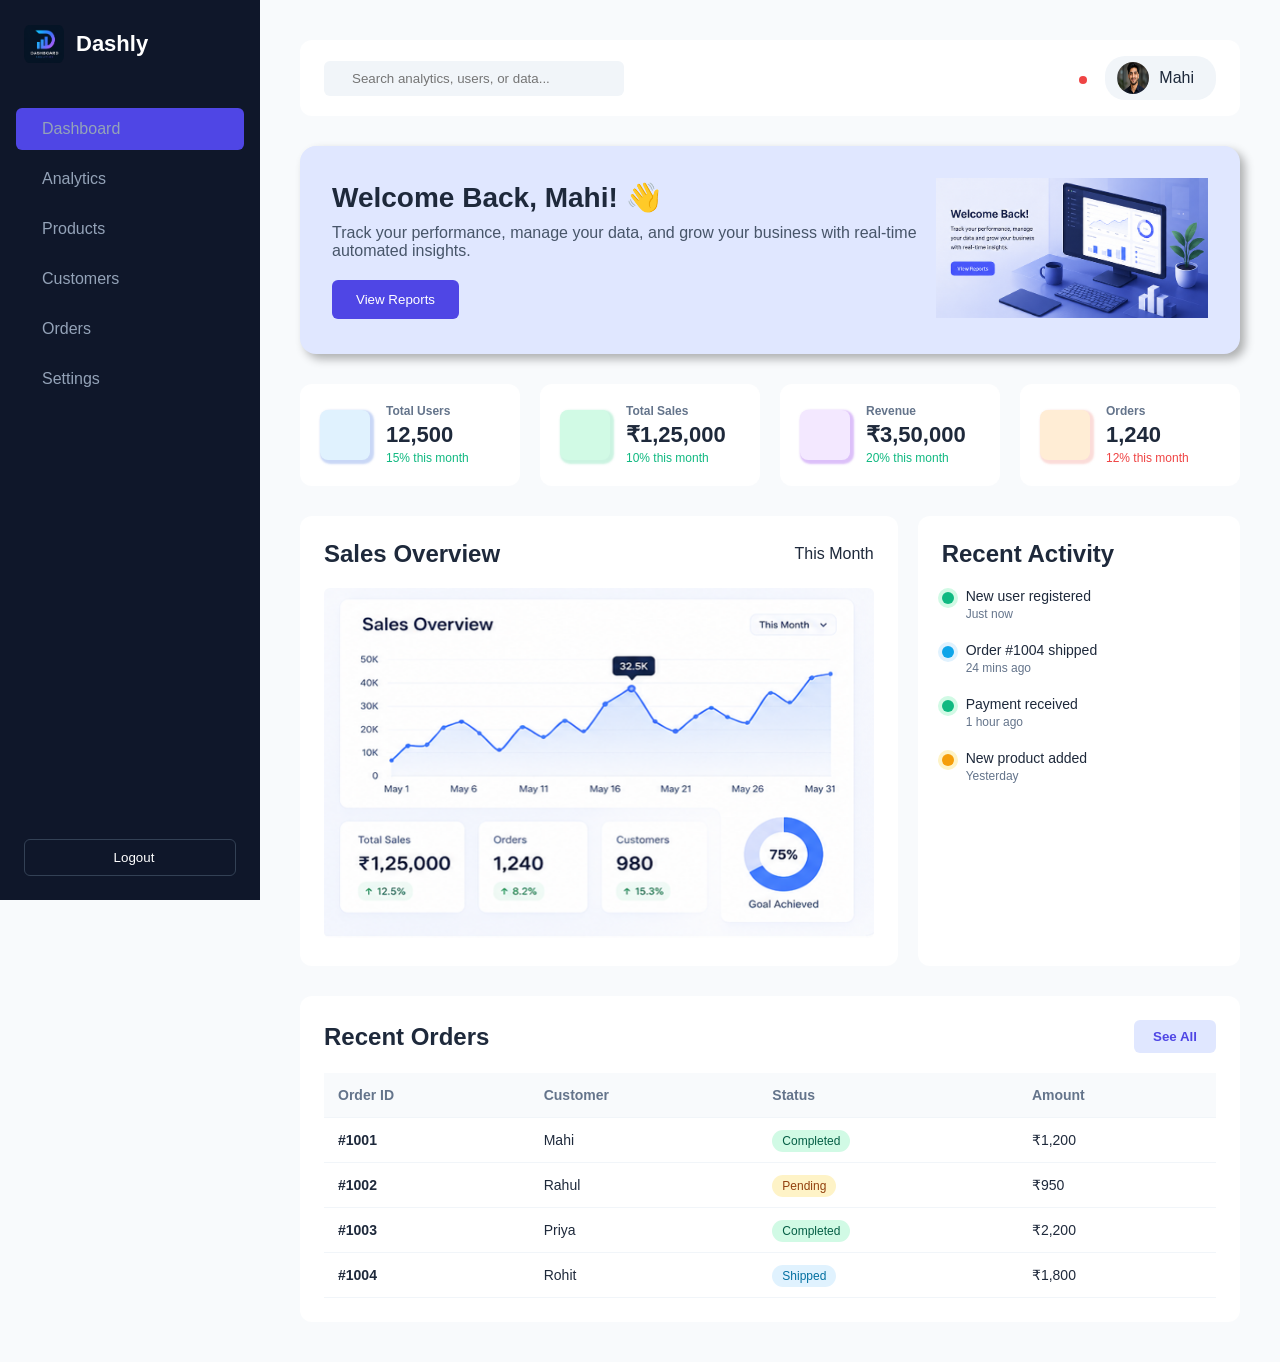
<file: dashboard/index.html>
<!DOCTYPE html>
<html lang="en">
<head>
    <meta charset="UTF-8">
    <meta name="viewport" content="width=device-width, initial-scale=1.0">
    <title>Advanced Admin Dashboard</title>
    <link rel="stylesheet" href="css/style.css">
    <link rel="stylesheet" href="https://cloudflare.com">
</head>
<body>

    <!-- Sidebar -->
    <aside class="sidebar">
        <div class="sidebar-brand">
            <div class="brand-logo">
                <img src="images/logo.png">
                <i class="fas fa-chart-pie"></i>
            </div>
            <h2>Dashly</h2>
        </div>
        
        <nav class="sidebar-menu">
            <ul>
                <li class="active"><a href="#"><i class="fas fa-chart-line"></i> <span>Dashboard</span></a></li>
                <li><a href="#"><i class="fas fa-chart-bar"></i> <span>Analytics</span></a></li>
                <li><a href="#"><i class="fas fa-box"></i> <span>Products</span></a></li>
                <li><a href="#"><i class="fas fa-users"></i> <span>Customers</span></a></li>
                <li><a href="#"><i class="fas fa-shopping-cart"></i> <span>Orders</span></a></li>
                <li><a href="#"><i class="fas fa-cog"></i> <span>Settings</span></a></li>
            </ul>
        </nav>

        <div class="sidebar-footer">
            <button class="btn-logout"><i class="fas fa-sign-out-alt"></i> <span>Logout</span></button>
        </div>
    </aside>

    <!-- Main Workspace -->
    <main class="main-content">
        
        <!-- Glassmorphic Header / Navbar -->
        <header class="navbar">
            <div class="search-bar">
                <i class="fas fa-search"></i>
                <input type="text" placeholder="Search analytics, users, or data...">
            </div>
            <div class="user-actions">
                <div class="notification-badge">
                    <i class="fas fa-bell"></i>
                    <span class="dot"></span>
                </div>
                <div class="profile-pill">
                    <img src="images\profile.png" alt="Mahi">
                    <span class="user-name">Mahi</span>
                    <i class="fas fa-chevron-down"></i>
                </div>
            </div>
        </header>

        <!-- Welcome Banner Grid Section -->
        <section class="hero-banner">
            <div class="banner-text">
                <h1>Welcome Back, Mahi! <span class="wave">👋</span></h1>
                <p>Track your performance, manage your data, and grow your business with real-time automated insights.</p>
                <button class="btn-primary">View Reports <i class="fas fa-arrow-right"></i></button>
            </div>
            <div class="banner-img-container">
                <img src="images\dashboard-banner.png" alt="Analytics Graphic">
            </div>
        </section>

        <!-- 4-Column Responsive Metrics Cards -->
        <section class="metrics-grid">
            <div class="metric-card">
                <div class="card-icon cyan"><i class="fas fa-user-friends"></i></div>
                <div class="card-info">
                    <h3>Total Users</h3>
                    <h2>12,500</h2>
                    <span class="trend up"><i class="fas fa-caret-up"></i> 15% this month</span>
                </div>
            </div>
            <div class="metric-card">
                <div class="card-icon green"><i class="fas fa-wallet"></i></div>
                <div class="card-info">
                    <h3>Total Sales</h3>
                    <h2>₹1,25,000</h2>
                    <span class="trend up"><i class="fas fa-caret-up"></i> 10% this month</span>
                </div>
            </div>
            <div class="metric-card">
                <div class="card-icon purple"><i class="fas fa-chart-area"></i></div>
                <div class="card-info">
                    <h3>Revenue</h3>
                    <h2>₹3,50,000</h2>
                    <span class="trend up"><i class="fas fa-caret-up"></i> 20% this month</span>
                </div>
            </div>
            <div class="metric-card">
                <div class="card-icon orange"><i class="fas fa-shopping-bag"></i></div>
                <div class="card-info">
                    <h3>Orders</h3>
                    <h2>1,240</h2>
                    <span class="trend down"><i class="fas fa-caret-down"></i> 12% this month</span>
                </div>
            </div>
        </section>

        <!-- Dynamic Data Layout Section (Charts & Activity Side-by-Side) -->
        <section class="data-layout">
            <div class="data-card chart-wrapper">
                <div class="card-header">
                    <h2>Sales Overview</h2>
                    <div class="dropdown-filter">
                        <span>This Month</span> <i class="fas fa-chevron-down"></i>
                    </div>
                </div>
                <div class="chart-container">
                    <img src="images\sales-chart-placeholder.png" alt="Sales Chart Diagram">
                </div>
            </div>

            <div class="data-card activity-wrapper">
                <div class="card-header">
                    <h2>Recent Activity</h2>
                </div>
                <ul class="activity-timeline">
                    <li>
                        <span class="status-dot success"></span>
                        <div class="timeline-info">
                            <p>New user registered</p>
                            <span class="time">Just now</span>
                        </div>
                    </li>
                    <li>
                        <span class="status-dot info"></span>
                        <div class="timeline-info">
                            <p>Order #1004 shipped</p>
                            <span class="time">24 mins ago</span>
                        </div>
                    </li>
                    <li>
                        <span class="status-dot success"></span>
                        <div class="timeline-info">
                            <p>Payment received</p>
                            <span class="time">1 hour ago</span>
                        </div>
                    </li>
                    <li>
                        <span class="status-dot warning"></span>
                        <div class="timeline-info">
                            <p>New product added</p>
                            <span class="time">Yesterday</span>
                        </div>
                    </li>
                </ul>
            </div>
        </section>

        <!-- Clean Data Table Section -->
        <section class="table-card">
            <div class="card-header">
                <h2>Recent Orders</h2>
                <button class="btn-secondary">See All</button>
            </div>
            <div class="table-responsive">
                <table>
                    <thead>
                        <tr>
                            <th>Order ID</th>
                            <th>Customer</th>
                            <th>Status</th>
                            <th>Amount</th>
                        </tr>
                    </thead>
                    <tbody>
                        <tr>
                            <td><strong>#1001</strong></td>
                            <td>Mahi</td>
                            <td><span class="badge completed">Completed</span></td>
                            <td class="amount">₹1,200</td>
                        </tr>
                        <tr>
                            <td><strong>#1002</strong></td>
                            <td>Rahul</td>
                            <td><span class="badge pending">Pending</span></td>
                            <td class="amount">₹950</td>
                        </tr>
                        <tr>
                            <td><strong>#1003</strong></td>
                            <td>Priya</td>
                            <td><span class="badge completed">Completed</span></td>
                            <td class="amount">₹2,200</td>
                        </tr>
                        <tr>
                            <td><strong>#1004</strong></td>
                            <td>Rohit</td>
                            <td><span class="badge shipped">Shipped</span></td>
                            <td class="amount">₹1,800</td>
                        </tr>
                    </tbody>
                </table>
            </div>
        </section>
        
    </main>

</body>
</html>
</file>
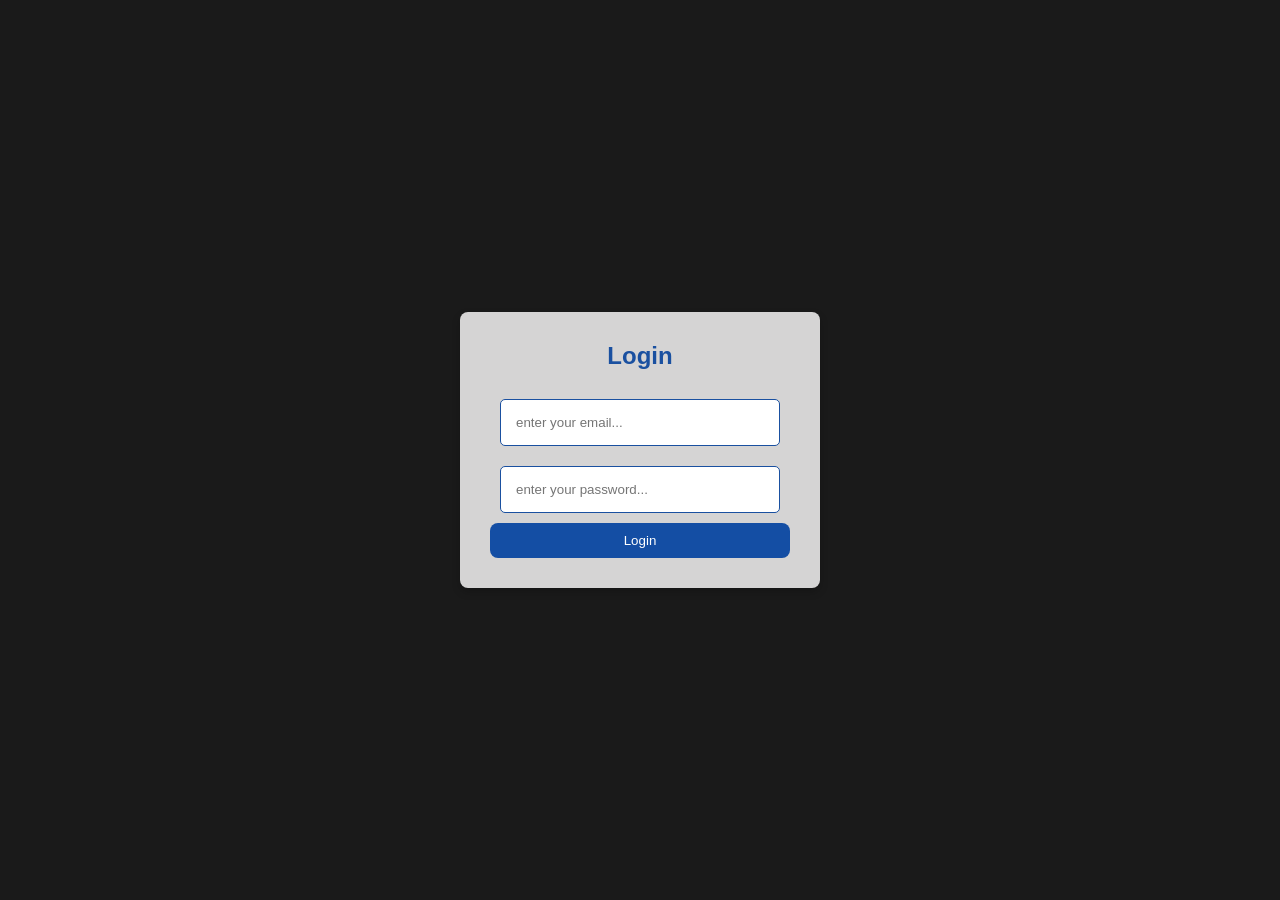
<file: basic_css/basic.html>
<!DOCTYPE html>
<html lang="en">
<head>
    <meta charset="UTF-8">
    <meta name="viewport" content="width=device-width, initial-scale=1.0">
    <title>Login Page</title>
    <style>
        body{
            font-family: Arial, sans-serif;
            background-color: #1a1a1a;
            margin: 0;
            padding: 0;
            display: flex;
            height: 100vh;
            justify-content: center;
            align-items: center;
        }
        .card{
        background-color: #d5d4d4;
        padding: 30px;
        border-radius: 8px;
        box-shadow: 0 4px 8px rgba(0, 0, 0, 0.2);
        width: 300px;
        }
        h2{
            color: #1a50a0;
            text-align: center;
            margin-top: 0;
        }
        form{
            display: flex;
            flex-direction: column;
        }
        input{
            margin-bottom: 15px;
            padding: 15px;
            margin: 10px;
            border: 1px solid black;
            border-radius: 5px;
            border-color: #1a50a0;
        }
        button{
            background-color: #144ea4;
            color: white;
            padding: 10px;
            border: none;
            border-radius: 8px;
            cursor: pointer;
        }
        button:hover{
            background-color: #1570c6;
        }
    </style>
</head>
<body>
    <div class="card">
        <h2>Login</h2>
        <form>
            <input type="email" name="Email" placeholder="enter your email..."/>
            <input type="password" name="Password" placeholder="enter your password..."/>
            <button type="submit">Login</button>
        </form>
    
    </div>
</body>
</html>
</file>
<file: dashboard/css/style.css>
/* ==========================================
   1. GLOBAL STYLES & VARIABLE SETTINGS
   ========================================== */
:root {
    --body-bg: #f8fafc;
    --sidebar-bg: #0f172a;
    --card-bg: #ffffff;
    
    --text-dark: #1e293b;
    --text-gray: #64748b;
    
    --primary-blue: #4f46e5;
    --success-green: #10b981;
    --danger-red: #ef4444;
}

* {
    margin: 0;
    padding: 0;
    box-sizing: border-box; 
    font-family: sans-serif; 
}

body {
    background-color: var(--body-bg);
    color: var(--text-dark);
    display: flex;
}

/* ==========================================
   2. SIDEBAR NAVIGATION CONTROLS
   ========================================== */
.sidebar {
    width: 260px;
    height: 100vh; 
    background-color: var(--sidebar-bg);
    color: #ffffff;
    position: fixed; 
    top: 0;
    left: 0;
    display: flex;
    flex-direction: column; 
}

.sidebar-brand {
    padding: 24px;
    display: flex;
    align-items: center; /* Aligns brand icon and name horizontally */
    gap: 12px;
}

.sidebar-brand:hover .brand-logo {
    transform: scale(1.08);
}

.brand-logo {
    width: 40px;
    height: 40px;
    border-radius: 8px;
    overflow: hidden; 
}

.brand-logo img {
    width: 100%;
    height: 100%;
    object-fit: contain; 
}

.sidebar-brand h2 {
    font-size: 22px;
}

.sidebar-menu {
    flex: 1; 
    padding: 20px 16px;
}

.sidebar-menu ul {
    list-style: none; 
}

.sidebar-menu ul li {
    margin-bottom: 8px;
}

.sidebar-menu ul li a {
    display: flex;
    align-items: center;
    gap: 14px;
    padding: 12px;
    color: #94a3b8;
    text-decoration: none; 
    border-radius: 6px;
    transition: 0.3s; 
}

.sidebar-menu ul li a:hover {
    color: #ffffff;
    background-color: #1e293b;
    transform: translateX(4px); 
}

.sidebar-menu ul li.active a {
    background-color: var(--primary-blue);
}

.sidebar-menu ul li.active a:hover {
    background-color: var(--primary-hover);
    transform: none;
}

.sidebar-footer {
    padding: 24px;
}

.btn-logout {
    width: 100%;
    background: transparent;
    border: 1px solid #334155;
    color: #ffffff;
    padding: 10px;
    border-radius: 6px;
    cursor: pointer;
    display: flex;
    align-items: center;
    justify-content: center;
    gap: 8px;
}

.btn-logout:hover {
    background-color: var(--danger-red);
    border-color: var(--danger-red);
    transform: translateY(-2px); 
}

/* ==========================================
   3. MAIN WORKSPACE AREA & TOP NAVBAR
   ========================================== */
.main-content {
    margin-left: 260px; 
    width: calc(100% - 260px);
    padding: 40px;
}

.navbar {
    display: flex;
    justify-content: space-between; 
    align-items: center;
    background-color: var(--card-bg);
    padding: 16px 24px;
    border-radius: 12px;
    margin-bottom: 30px;
}

.search-bar {
    display: flex;
    align-items: center;
    background-color: #f1f5f9;
    padding: 10px 16px;
    border-radius: 6px;
    width: 300px;
    gap: 12px;
}

.search-bar:hover,
.search-bar:focus-within {
    border-color: #cbd5e1;
    background-color: #e2e8f0;
}

.search-bar input {
    background: transparent;
    border: none;
    outline: none; 
    width: 100%;
}

.user-actions {
    display: flex;
    align-items: center;
    gap: 20px;
}

.notification-badge {
    position: relative; 
    cursor: pointer;
    color: var(--text-gray);
}

.notification-badge .dot {
    position: absolute;
    top: -2px;
    right: -2px;
    width: 8px;
    height: 8px;
    background-color: var(--danger-red);
    border-radius: 50%;
}

.notification-badge:hover {
    color: var(--text-dark);
    transform: scale(1.1); 
}

.profile-pill {
    display: flex;
    align-items: center;
    gap: 10px;
    background-color: #f1f5f9;
    padding: 6px 12px;
    border-radius: 20px;
}

.profile-pill:hover {
    background-color: #e2e8f0;
}

.profile-pill img {
    width: 32px;
    height: 32px;
    border-radius: 50%;
}

/* ==========================================
   4. LAYOUT SECTIONS (HERO, CARDS, CHARTS)
   ========================================== */
/* Welcome Hero Display Window */
.hero-banner {
    background-color: #e0e7ff;
    border-radius: 16px;
    padding: 32px;
    display: flex;
    justify-content: space-between;
    align-items: center;
    margin-bottom: 30px;
    box-shadow:5px 5px 10px rgba(0, 0, 0, 0.3)
}

.banner-text h1 {
    font-size: 28px;
    margin-bottom: 10px;
}

.banner-text p {
    color: #475569;
    margin-bottom: 20px;
}

.btn-primary {
    background-color: var(--primary-blue);
    color: #ffffff;
    border: none;
    padding: 12px 24px;
    border-radius: 6px;
    cursor: pointer;
}

.btn-primary:hover {
    background-color: #151b9e;
    transform: translateY(-2px);
}

.banner-img-container img {
    max-height: 140px;
}

/* 4-Column Stat Cards Row Box Layout */
.metrics-grid {
    display: flex;
    justify-content: space-between;
    gap: 20px;
    margin-bottom: 30px;
}

.metric-card {
    background-color: var(--card-bg);
    width: 25%; 
    padding: 20px;
    border-radius: 12px;
    display: flex;
    align-items: center;
    gap: 16px;
}

.metric-card:hover {
    transform: translateY(-5px);
    box-shadow: 0 10px 20px rgba(15, 23, 42, 0.08);
}

.card-icon {
    width: 50px;
    height: 50px;
    border-radius: 8px;
    display: flex;
    align-items: center;
    justify-content: center;
    font-size: 20px;
}

/* Color backgrounds mapping helper utility properties */
.card-icon.cyan { background-color: #e0f2fe; color: #0369a1; box-shadow:2px 2px 2px 2px rgba(148, 175, 237, 0.5)}
.card-icon.green { background-color: #d1fae5; color: #047857; box-shadow:2px 2px 2px 2px rgba(151, 231, 195, 0.5)}
.card-icon.purple { background-color: #f3e8ff; color: #7e22ce; box-shadow:2px 2px 2px 2px rgba(186, 129, 243, 0.5)}
.card-icon.orange { background-color: #ffedd5; color: #c2410c; box-shadow:2px 2px 2px 2px rgba(247, 186, 180, 0.5)}

.card-info h3 {
    font-size: 12px;
    color: var(--text-gray);
    margin-bottom: 4px;
}

.card-info h2 {
    font-size: 22px;
}

.trend {
    font-size: 12px;
}
.trend.up { color: var(--success-green); }
.trend.down { color: var(--danger-red); }

/* Charts & Main Timeline Workspace Section Splitting Layouts */
.data-layout {
    display: flex;
    gap: 20px;
    margin-bottom: 30px;
}

.data-card {
    background-color: var(--card-bg);
    padding: 24px;
    border-radius: 12px;
}

.chart-wrapper {
    width: 65%; 
}

.activity-wrapper {
    width: 35%;
}

.card-header {
    display: flex;
    justify-content: space-between;
    align-items: center;
    margin-bottom: 20px;
}

.btn-secondary {
    background-color: #e0e7ff; 
    color: #4f46e5; 
    border: 1px solid transparent;
    padding: 8px 18px; 
    border-radius: 6px; 
    font-weight: 600; 
    cursor: pointer; 
    transition: 0.3s ease; 
}
/* Hover effects for the See All button */
.btn-secondary:hover {
    background-color: #b3b2b9; 
    color: #100e0e; 
    transform: translateY(-2px); 
    box-shadow: 0 4px 12px rgba(79, 70, 229, 0.2); 
}

/* Active press down click state */
.btn-secondary:active {
    transform: translateY(0); 
}
 
/* Chart Container Sizing Fix Configuration */
.chart-container {
    width: 100%;
}

.chart-container img {
    width: 100%;
    height: 350px; 
    border-radius: 6px;
}

/* Timeline Components */
.activity-timeline {
    list-style: none;
}

.activity-timeline li {
    display: flex;
    gap: 12px;
    padding-bottom: 20px;
}

.activity-timeline li:hover .timeline-info p {
    color: var(--primary-blue);
}

.status-dot {
    width: 12px;
    height: 12px;
    border-radius: 50%;
    background-color: #cbd5e1;
    margin-top: 4px;
}

.status-dot.success { background-color: var(--success-green);box-shadow: 0 0 0 4px #d1fae5; }
.status-dot.info { background-color: #0ea5e9; box-shadow: 0 0 0 4px #e0f2fe; }
.status-dot.warning { background-color: #f59e0b; box-shadow: 0 0 0 4px #fef3c7; }

.timeline-info p {
    font-size: 14px;
}

.timeline-info .time {
    font-size: 12px;
    color: var(--text-gray);
}

/* ==========================================
   5. DATA MANAGEMENT DATATABLE ELEMENTS
   ========================================== */
.table-card {
    background-color: var(--card-bg);
    padding: 24px;
    border-radius: 12px;
}

table {
    width: 100%;
    border-collapse: collapse; 
    text-align: left;
}

th, td {
    padding: 14px;
    font-size: 14px;
    border-bottom: 1px solid #f1f5f9;
}

th {
    background-color: #f8fafc;
    color: var(--text-gray);
}

/* Status Alert Pills Styling Badges elements */
.badge {
    padding: 4px 10px;
    border-radius: 12px;
    font-size: 12px;
}

.badge.completed { background-color: #d1fae5; color: #065f46; }
.badge.pending { background-color: #fef3c7; color: #92400e; }
.badge.shipped { background-color: #e0f2fe; color: #0370a1; }

.dropdown-filter:hover {
    background-color: #e2e8f0;
}
</file>
